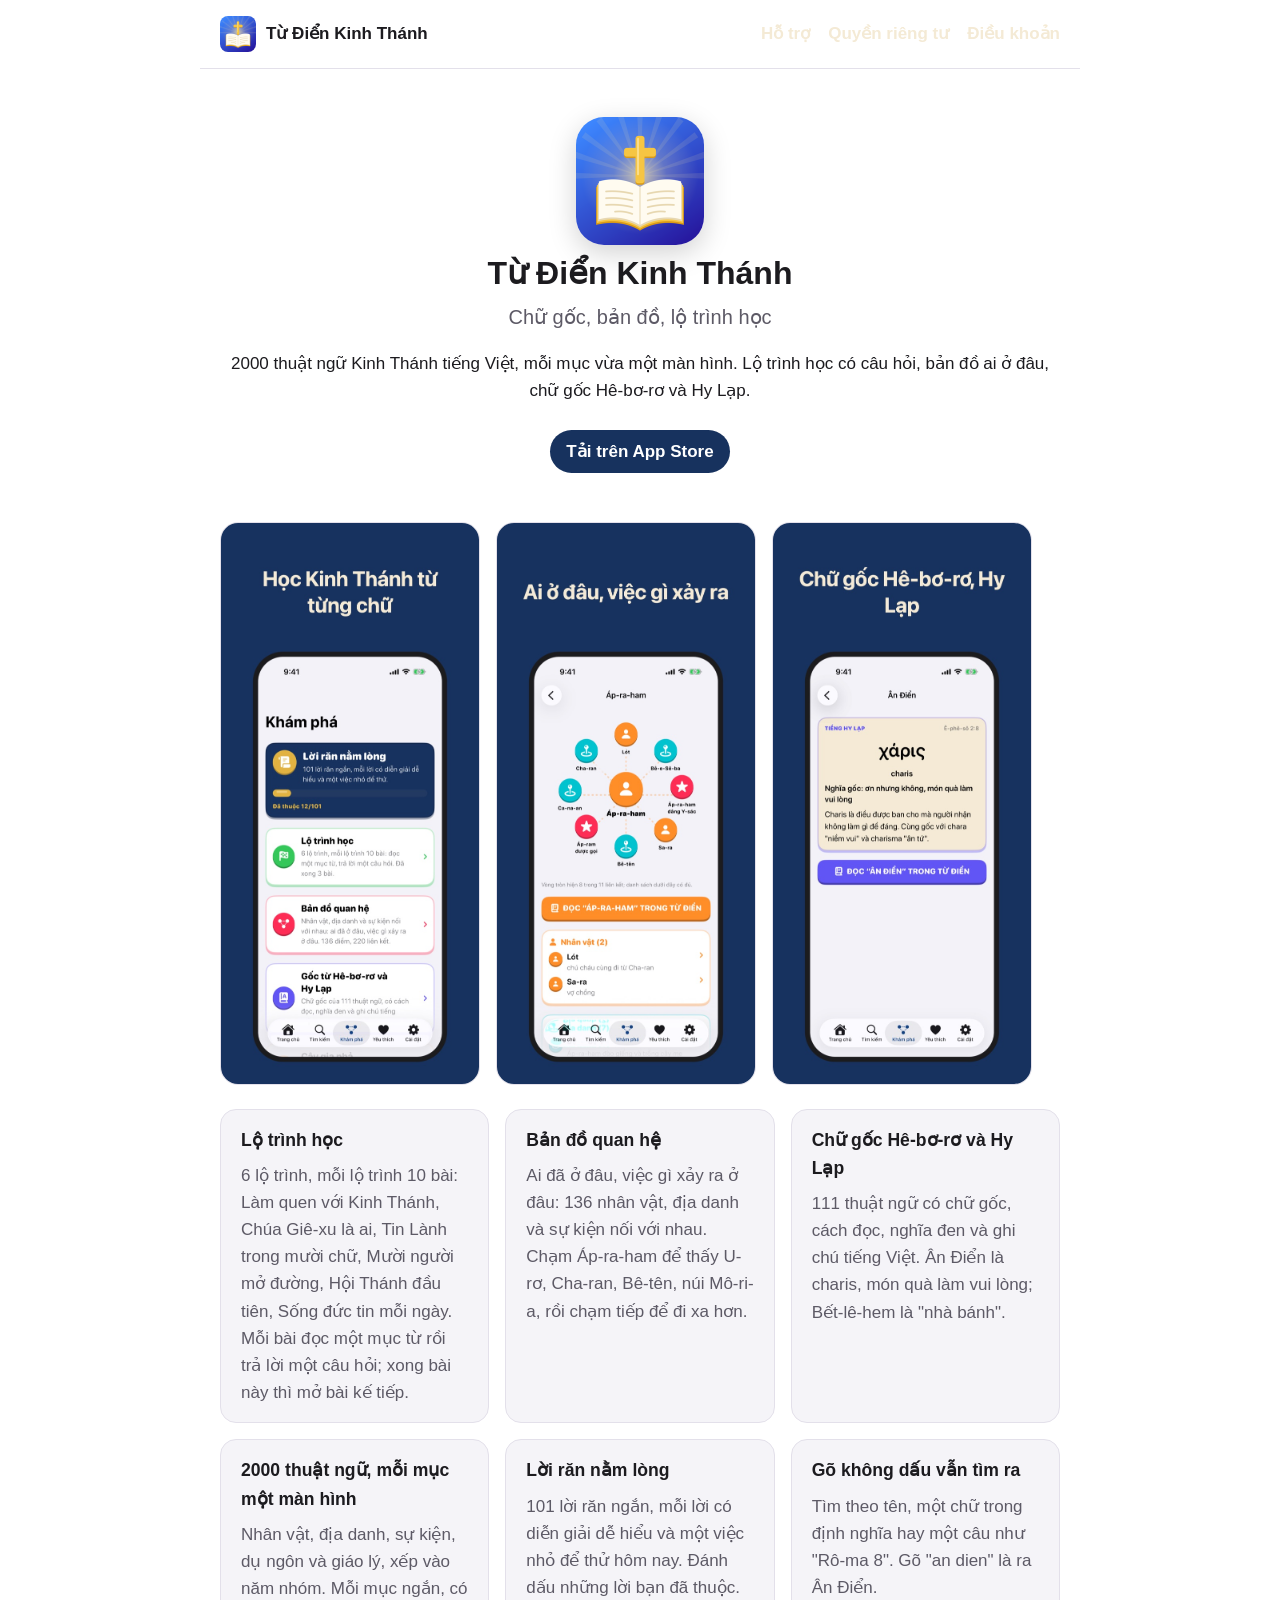
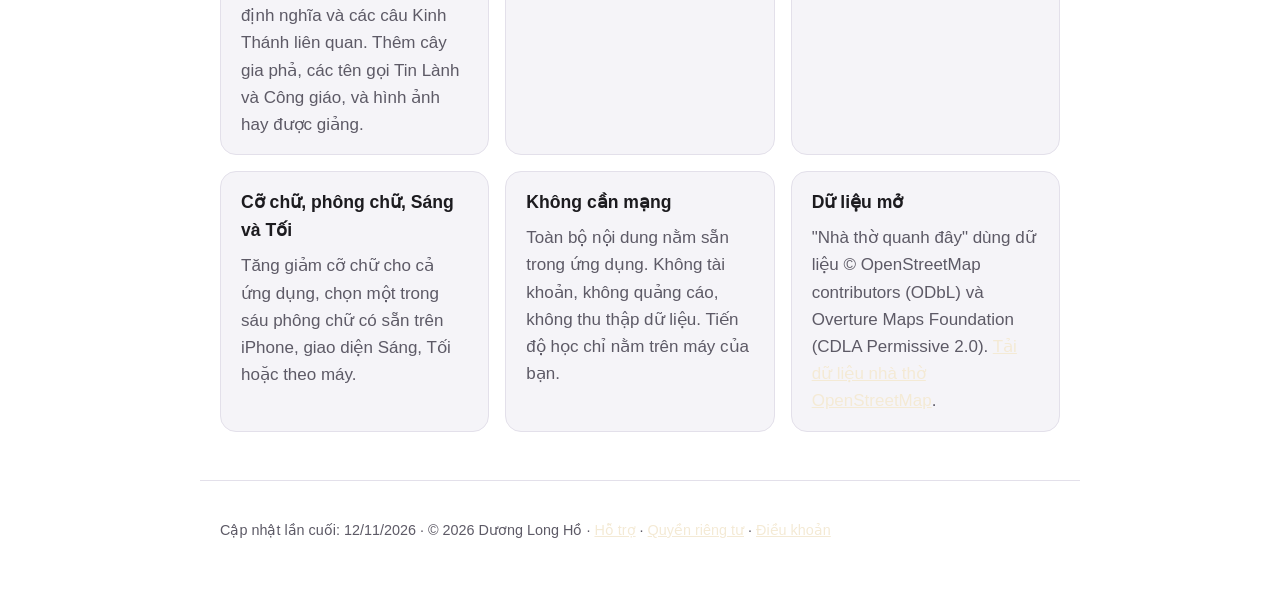
<file: index.html>
<!doctype html>
<html lang="vi">
<!-- Sinh từ 05_PUBLISHING/07_store_package/templates/website/index.html.tpl. Sửa PUBLISHING/_source/ rồi chạy render_package.py.
     Không JavaScript, không tài nguyên tải từ domain ngoài, không công cụ theo dõi. -->
<head>
<meta charset="utf-8">
<meta name="viewport" content="width=device-width, initial-scale=1">
<meta name="color-scheme" content="light dark">
<title>Từ Điển Kinh Thánh</title>
<meta name="description" content="Tra cứu thuật ngữ Kinh Thánh bằng tiếng Việt, không cần mạng.">
<link rel="stylesheet" href="style.css">
<link rel="icon" href="assets/icon.png">
</head>
<body>
<header class="site">
  <a class="brand" href="./"><img src="assets/icon.png" alt="" width="36" height="36">Từ Điển Kinh Thánh</a>
  <nav>
    <a href="support.html">Hỗ trợ</a>
    <a href="privacy.html">Quyền riêng tư</a>
    <a href="terms.html">Điều khoản</a>
  </nav>
</header>
<main>
  <section class="hero">
    <img class="app-icon" src="assets/icon.png" alt="Biểu tượng Từ Điển Kinh Thánh" width="128" height="128">
    <h1>Từ Điển Kinh Thánh</h1>
    <p class="lead">Chữ gốc, bản đồ, lộ trình học</p>
    <p>2000 thuật ngữ Kinh Thánh tiếng Việt, mỗi mục vừa một màn hình. Lộ trình học có câu hỏi, bản đồ ai ở đâu, chữ gốc Hê-bơ-rơ và Hy Lạp.</p>
    <p><a class="store-note" href="https://apps.apple.com/us/app/t%E1%BB%AB-%C4%91i%E1%BB%83n-kinh-th%C3%A1nh/id6826033072" target="_blank" rel="noopener">Tải trên App Store</a></p>
  </section>

  <section class="shots" aria-label="Ảnh màn hình">
    <img src="assets/shot-01.jpg" alt="Ảnh màn hình ứng dụng 1" width="645" height="1402" loading="lazy">
    <img src="assets/shot-02.jpg" alt="Ảnh màn hình ứng dụng 2" width="645" height="1402" loading="lazy">
    <img src="assets/shot-03.jpg" alt="Ảnh màn hình ứng dụng 3" width="645" height="1402" loading="lazy">
  </section>

  <section class="features" aria-label="Tính năng">
    <div class="card">
      <h2>Lộ trình học</h2>
      <p>6 lộ trình, mỗi lộ trình 10 bài: Làm quen với Kinh Thánh, Chúa Giê-xu là ai, Tin Lành trong mười chữ, Mười người mở đường, Hội Thánh đầu tiên, Sống đức tin mỗi ngày. Mỗi bài đọc một mục từ rồi trả lời một câu hỏi; xong bài này thì mở bài kế tiếp.</p>
    </div>
    <div class="card">
      <h2>Bản đồ quan hệ</h2>
      <p>Ai đã ở đâu, việc gì xảy ra ở đâu: 136 nhân vật, địa danh và sự kiện nối với nhau. Chạm Áp-ra-ham để thấy U-rơ, Cha-ran, Bê-tên, núi Mô-ri-a, rồi chạm tiếp để đi xa hơn.</p>
    </div>
    <div class="card">
      <h2>Chữ gốc Hê-bơ-rơ và Hy Lạp</h2>
      <p>111 thuật ngữ có chữ gốc, cách đọc, nghĩa đen và ghi chú tiếng Việt. Ân Điển là charis, món quà làm vui lòng; Bết-lê-hem là "nhà bánh".</p>
    </div>
    <div class="card">
      <h2>2000 thuật ngữ, mỗi mục một màn hình</h2>
      <p>Nhân vật, địa danh, sự kiện, dụ ngôn và giáo lý, xếp vào năm nhóm. Mỗi mục ngắn, có định nghĩa và các câu Kinh Thánh liên quan. Thêm cây gia phả, các tên gọi Tin Lành và Công giáo, và hình ảnh hay được giảng.</p>
    </div>
    <div class="card">
      <h2>Lời răn nằm lòng</h2>
      <p>101 lời răn ngắn, mỗi lời có diễn giải dễ hiểu và một việc nhỏ để thử hôm nay. Đánh dấu những lời bạn đã thuộc.</p>
    </div>
    <div class="card">
      <h2>Gõ không dấu vẫn tìm ra</h2>
      <p>Tìm theo tên, một chữ trong định nghĩa hay một câu như "Rô-ma 8". Gõ "an dien" là ra Ân Điển.</p>
    </div>
    <div class="card">
      <h2>Cỡ chữ, phông chữ, Sáng và Tối</h2>
      <p>Tăng giảm cỡ chữ cho cả ứng dụng, chọn một trong sáu phông chữ có sẵn trên iPhone, giao diện Sáng, Tối hoặc theo máy.</p>
    </div>
    <div class="card">
      <h2>Không cần mạng</h2>
      <p>Toàn bộ nội dung nằm sẵn trong ứng dụng. Không tài khoản, không quảng cáo, không thu thập dữ liệu. Tiến độ học chỉ nằm trên máy của bạn.</p>
    </div>
    <div class="card">
      <h2>Dữ liệu mở</h2>
      <p>"Nhà thờ quanh đây" dùng dữ liệu © OpenStreetMap contributors (ODbL) và Overture Maps Foundation (CDLA Permissive 2.0). <a href="du-lieu-nha-tho.html">Tải dữ liệu nhà thờ OpenStreetMap</a>.</p>
    </div>
  </section>
</main>
<footer>
  <p>Cập nhật lần cuối: 12/11/2026 · © 2026 Dương Long Hồ ·
    <a href="support.html">Hỗ trợ</a> · <a href="privacy.html">Quyền riêng tư</a> · <a href="terms.html">Điều khoản</a></p>
</footer>
</body>
</html>
</file>
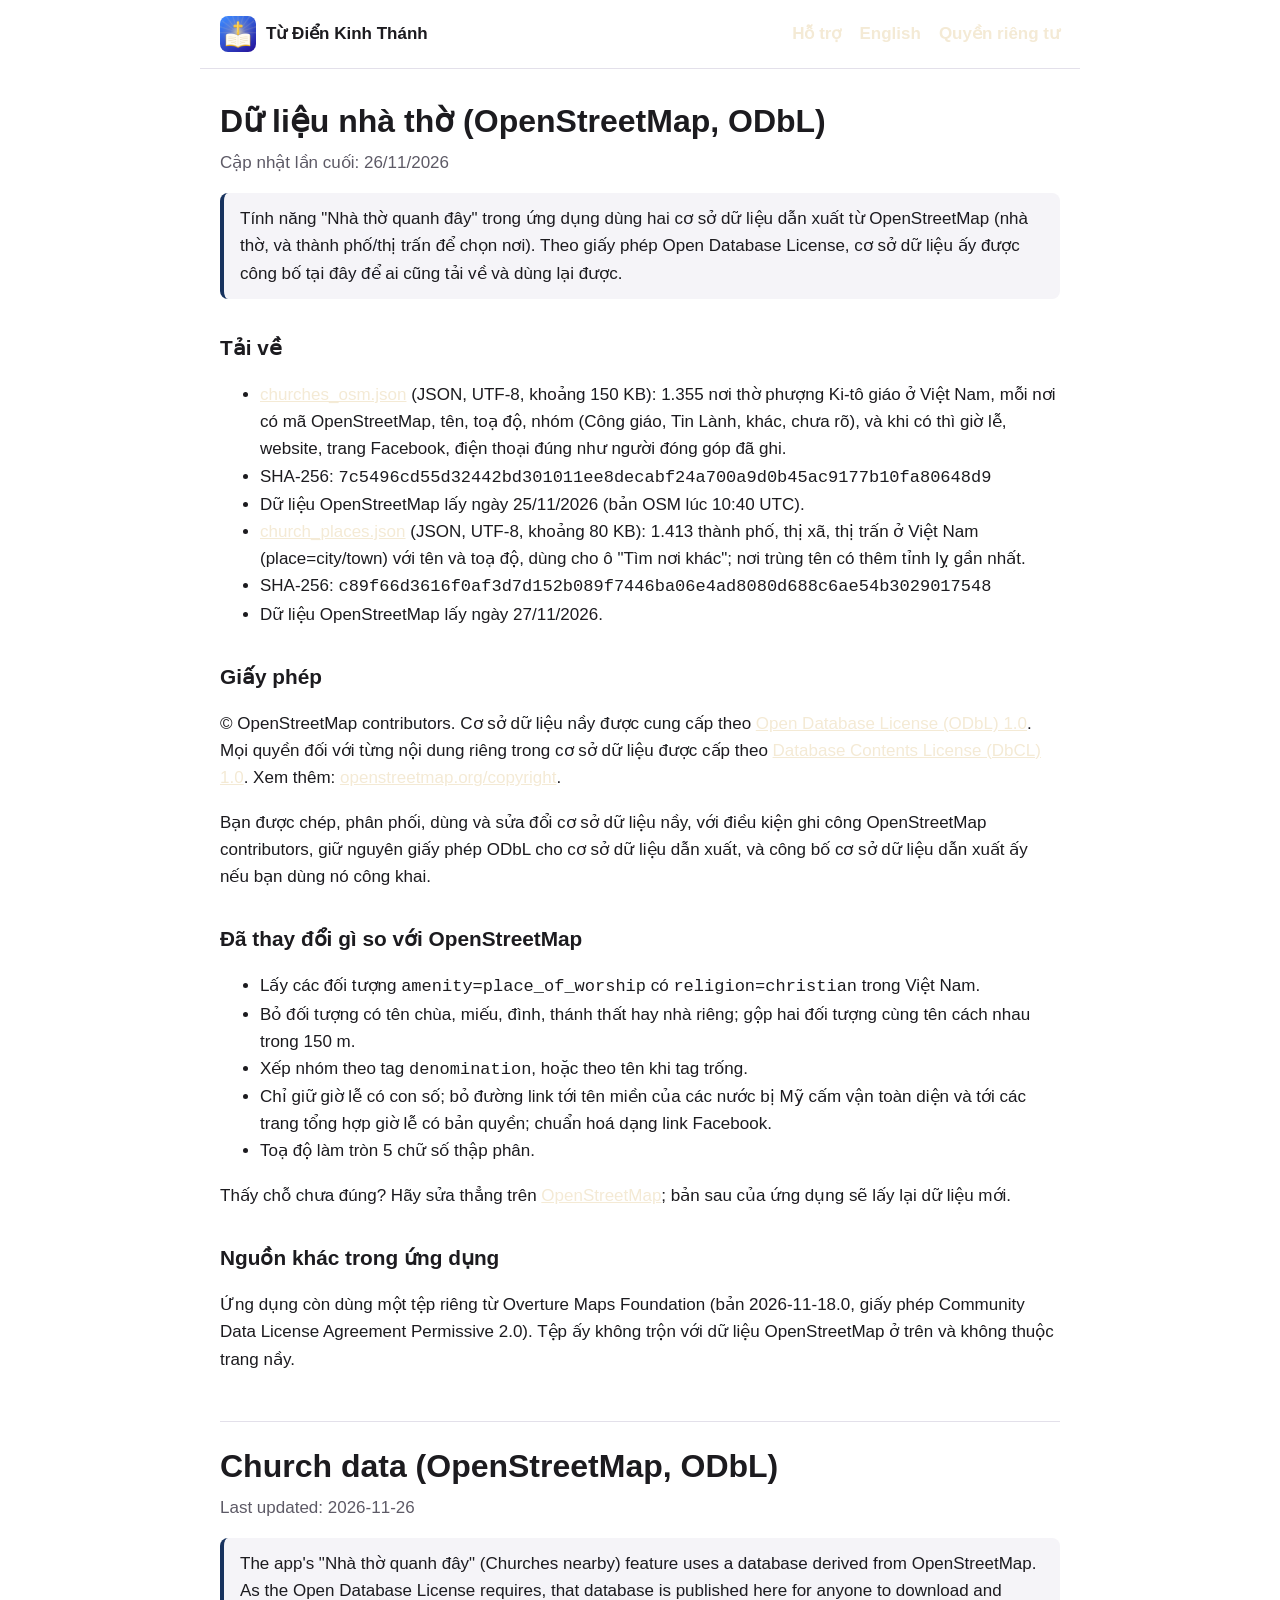
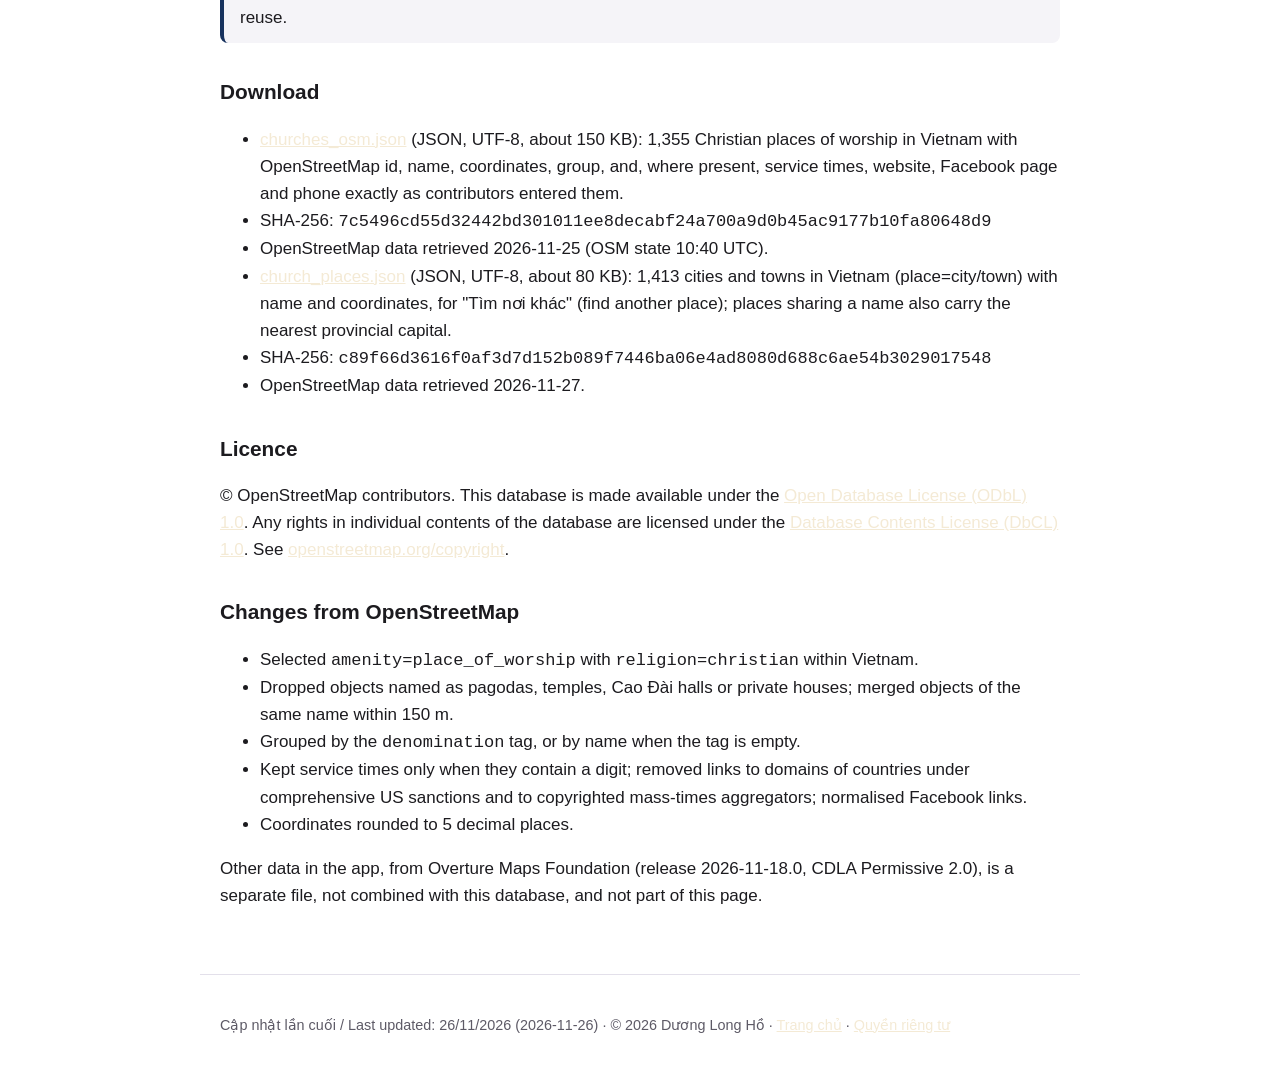
<file: du-lieu-nha-tho.html>
<!doctype html>
<html lang="vi">
<!-- Trang viết tay cho nghĩa vụ ODbL của "Nhà thờ quanh đây" (1.1 (22)); render_package.py không sinh và không ghi đè
     trang nầy. File dữ liệu: du-lieu/churches_osm.json và du-lieu/church_places.json, chép nguyên từ TuDienKinhThanh/Resources/churches_osm.json
     (dựng bằng Scripts/build_churches.py). Khi file trong app đổi, chép lại và sửa ngày, số lượng, SHA-256 bên dưới. -->
<head>
<meta charset="utf-8">
<meta name="viewport" content="width=device-width, initial-scale=1">
<meta name="color-scheme" content="light dark">
<title>Dữ liệu nhà thờ · Church data — Từ Điển Kinh Thánh</title>
<link rel="stylesheet" href="style.css">
<link rel="icon" href="assets/icon.png">
</head>
<body>
<header class="site">
  <a class="brand" href="./"><img src="assets/icon.png" alt="" width="36" height="36">Từ Điển Kinh Thánh</a>
  <nav>
    <a href="support.html">Hỗ trợ</a>
    <a href="#en">English</a>
    <a href="privacy.html">Quyền riêng tư</a>
  </nav>
</header>
<main>
  <section lang="vi">
    <h1>Dữ liệu nhà thờ (OpenStreetMap, ODbL)</h1>
    <p class="updated">Cập nhật lần cuối: 26/11/2026</p>

    <p class="summary">Tính năng "Nhà thờ quanh đây" trong ứng dụng dùng hai cơ sở dữ liệu dẫn xuất từ OpenStreetMap (nhà thờ, và thành phố/thị trấn để chọn nơi). Theo
    giấy phép Open Database License, cơ sở dữ liệu ấy được công bố tại đây để ai cũng tải về và dùng lại được.</p>

    <h2>Tải về</h2>
    <ul>
      <li><a href="du-lieu/churches_osm.json" download>churches_osm.json</a> (JSON, UTF-8, khoảng 150 KB): 1.355 nơi thờ
        phượng Ki-tô giáo ở Việt Nam, mỗi nơi có mã OpenStreetMap, tên, toạ độ, nhóm (Công giáo, Tin Lành, khác, chưa rõ),
        và khi có thì giờ lễ, website, trang Facebook, điện thoại đúng như người đóng góp đã ghi.</li>
      <li>SHA-256: <code>7c5496cd55d32442bd301011ee8decabf24a700a9d0b45ac9177b10fa80648d9</code></li>
      <li>Dữ liệu OpenStreetMap lấy ngày 25/11/2026 (bản OSM lúc 10:40 UTC).</li>
      <li><a href="du-lieu/church_places.json" download>church_places.json</a> (JSON, UTF-8, khoảng 80 KB): 1.413 thành
        phố, thị xã, thị trấn ở Việt Nam (place=city/town) với tên và toạ độ, dùng cho ô "Tìm nơi khác"; nơi trùng tên có
        thêm tỉnh lỵ gần nhất.</li>
      <li>SHA-256: <code>c89f66d3616f0af3d7d152b089f7446ba06e4ad8080d688c6ae54b3029017548</code></li>
      <li>Dữ liệu OpenStreetMap lấy ngày 27/11/2026.</li>
    </ul>

    <h2>Giấy phép</h2>
    <p>© OpenStreetMap contributors. Cơ sở dữ liệu nầy được cung cấp theo
      <a href="https://opendatacommons.org/licenses/odbl/1-0/">Open Database License (ODbL) 1.0</a>. Mọi quyền đối với
      từng nội dung riêng trong cơ sở dữ liệu được cấp theo
      <a href="https://opendatacommons.org/licenses/dbcl/1-0/">Database Contents License (DbCL) 1.0</a>.
      Xem thêm: <a href="https://www.openstreetmap.org/copyright">openstreetmap.org/copyright</a>.</p>
    <p>Bạn được chép, phân phối, dùng và sửa đổi cơ sở dữ liệu nầy, với điều kiện ghi công OpenStreetMap contributors,
      giữ nguyên giấy phép ODbL cho cơ sở dữ liệu dẫn xuất, và công bố cơ sở dữ liệu dẫn xuất ấy nếu bạn dùng nó công khai.</p>

    <h2>Đã thay đổi gì so với OpenStreetMap</h2>
    <ul>
      <li>Lấy các đối tượng <code>amenity=place_of_worship</code> có <code>religion=christian</code> trong Việt Nam.</li>
      <li>Bỏ đối tượng có tên chùa, miếu, đình, thánh thất hay nhà riêng; gộp hai đối tượng cùng tên cách nhau trong 150 m.</li>
      <li>Xếp nhóm theo tag <code>denomination</code>, hoặc theo tên khi tag trống.</li>
      <li>Chỉ giữ giờ lễ có con số; bỏ đường link tới tên miền của các nước bị Mỹ cấm vận toàn diện và tới các trang tổng
        hợp giờ lễ có bản quyền; chuẩn hoá dạng link Facebook.</li>
      <li>Toạ độ làm tròn 5 chữ số thập phân.</li>
    </ul>
    <p>Thấy chỗ chưa đúng? Hãy sửa thẳng trên <a href="https://www.openstreetmap.org/">OpenStreetMap</a>; bản sau của ứng
      dụng sẽ lấy lại dữ liệu mới.</p>

    <h2>Nguồn khác trong ứng dụng</h2>
    <p>Ứng dụng còn dùng một tệp riêng từ Overture Maps Foundation (bản 2026-11-18.0, giấy phép Community Data License
      Agreement Permissive 2.0). Tệp ấy không trộn với dữ liệu OpenStreetMap ở trên và không thuộc trang nầy.</p>
  </section>

  <section lang="en" id="en">
    <h1>Church data (OpenStreetMap, ODbL)</h1>
    <p class="updated">Last updated: 2026-11-26</p>

    <p class="summary">The app's "Nhà thờ quanh đây" (Churches nearby) feature uses a database derived from
    OpenStreetMap. As the Open Database License requires, that database is published here for anyone to download and reuse.</p>

    <h2>Download</h2>
    <ul>
      <li><a href="du-lieu/churches_osm.json" download>churches_osm.json</a> (JSON, UTF-8, about 150 KB): 1,355 Christian
        places of worship in Vietnam with OpenStreetMap id, name, coordinates, group, and, where present, service
        times, website, Facebook page and phone exactly as contributors entered them.</li>
      <li>SHA-256: <code>7c5496cd55d32442bd301011ee8decabf24a700a9d0b45ac9177b10fa80648d9</code></li>
      <li>OpenStreetMap data retrieved 2026-11-25 (OSM state 10:40 UTC).</li>
      <li><a href="du-lieu/church_places.json" download>church_places.json</a> (JSON, UTF-8, about 80 KB): 1,413 cities
        and towns in Vietnam (place=city/town) with name and coordinates, for "Tìm nơi khác" (find another place); places
        sharing a name also carry the nearest provincial capital.</li>
      <li>SHA-256: <code>c89f66d3616f0af3d7d152b089f7446ba06e4ad8080d688c6ae54b3029017548</code></li>
      <li>OpenStreetMap data retrieved 2026-11-27.</li>
    </ul>

    <h2>Licence</h2>
    <p>© OpenStreetMap contributors. This database is made available under the
      <a href="https://opendatacommons.org/licenses/odbl/1-0/">Open Database License (ODbL) 1.0</a>. Any rights in
      individual contents of the database are licensed under the
      <a href="https://opendatacommons.org/licenses/dbcl/1-0/">Database Contents License (DbCL) 1.0</a>.
      See <a href="https://www.openstreetmap.org/copyright">openstreetmap.org/copyright</a>.</p>

    <h2>Changes from OpenStreetMap</h2>
    <ul>
      <li>Selected <code>amenity=place_of_worship</code> with <code>religion=christian</code> within Vietnam.</li>
      <li>Dropped objects named as pagodas, temples, Cao Đài halls or private houses; merged objects of the same name within 150 m.</li>
      <li>Grouped by the <code>denomination</code> tag, or by name when the tag is empty.</li>
      <li>Kept service times only when they contain a digit; removed links to domains of countries under comprehensive
        US sanctions and to copyrighted mass-times aggregators; normalised Facebook links.</li>
      <li>Coordinates rounded to 5 decimal places.</li>
    </ul>
    <p>Other data in the app, from Overture Maps Foundation (release 2026-11-18.0, CDLA Permissive 2.0), is a separate
      file, not combined with this database, and not part of this page.</p>
  </section>
</main>
<footer>
  <p>Cập nhật lần cuối / Last updated: 26/11/2026 (2026-11-26) · © 2026 Dương Long Hồ ·
    <a href="./">Trang chủ</a> · <a href="privacy.html">Quyền riêng tư</a></p>
</footer>
</body>
</html>
</file>
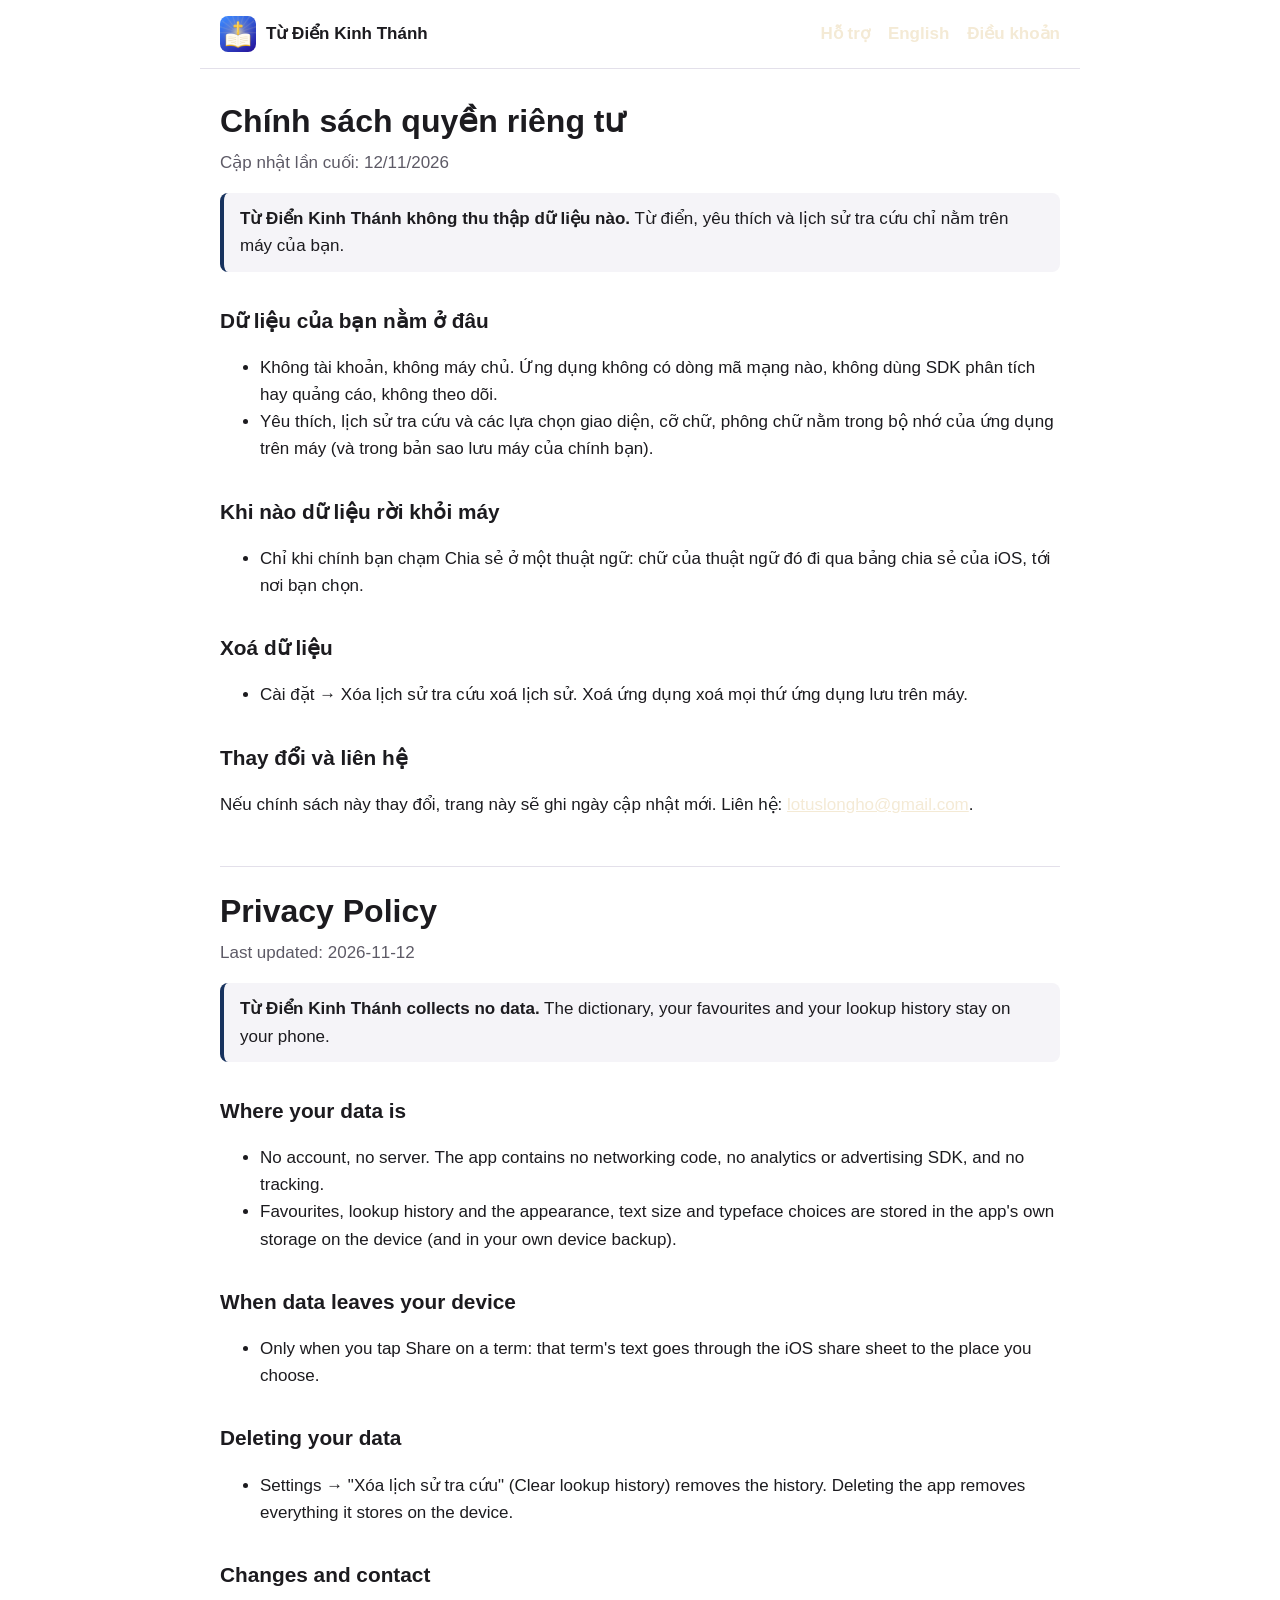
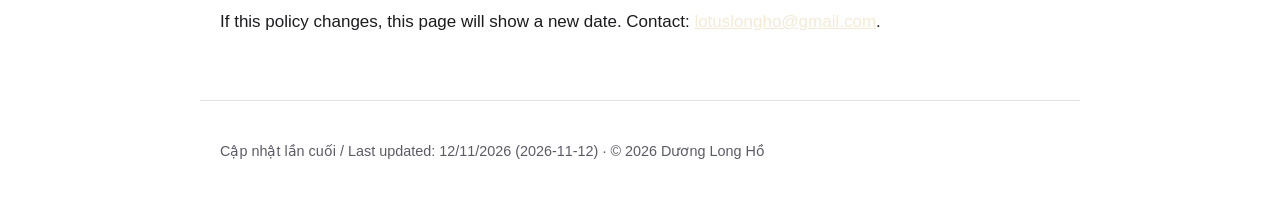
<file: privacy.html>
<!doctype html>
<html lang="vi">
<!-- Sinh từ 05_PUBLISHING/07_store_package/templates/website/privacy.html.tpl. Sửa PUBLISHING/_source/ rồi chạy render_package.py.
     Trang này là Privacy Policy URL nộp cho Apple. Không JavaScript, không tài nguyên ngoài, không theo dõi —
     một công cụ theo dõi trên chính trang quyền riêng tư của một app "không theo dõi" là tự mâu thuẫn. -->
<head>
<meta charset="utf-8">
<meta name="viewport" content="width=device-width, initial-scale=1">
<meta name="color-scheme" content="light dark">
<title>Quyền riêng tư · Privacy Policy — Từ Điển Kinh Thánh</title>
<link rel="stylesheet" href="style.css">
<link rel="icon" href="assets/icon.png">
</head>
<body>
<header class="site">
  <a class="brand" href="./"><img src="assets/icon.png" alt="" width="36" height="36">Từ Điển Kinh Thánh</a>
  <nav>
    <a href="support.html">Hỗ trợ</a>
    <a href="#en">English</a>
    <a href="terms.html">Điều khoản</a>
  </nav>
</header>
<main>
  <section lang="vi">
    <h1>Chính sách quyền riêng tư</h1>
    <p class="updated">Cập nhật lần cuối: 12/11/2026</p>

    <p class="summary"><strong>Từ Điển Kinh Thánh không thu thập dữ liệu nào.</strong> Từ điển, yêu thích và lịch sử tra cứu chỉ nằm trên máy của bạn.</p>

    <h2>Dữ liệu của bạn nằm ở đâu</h2>
    <ul>
      <li>Không tài khoản, không máy chủ. Ứng dụng không có dòng mã mạng nào, không dùng SDK phân tích hay quảng cáo, không theo dõi.</li>
      <li>Yêu thích, lịch sử tra cứu và các lựa chọn giao diện, cỡ chữ, phông chữ nằm trong bộ nhớ của ứng dụng trên máy (và trong bản sao lưu máy của chính bạn).</li>
    </ul>

    <h2>Khi nào dữ liệu rời khỏi máy</h2>
    <ul>
      <li>Chỉ khi chính bạn chạm Chia sẻ ở một thuật ngữ: chữ của thuật ngữ đó đi qua bảng chia sẻ của iOS, tới nơi bạn chọn.</li>
    </ul>

    <h2>Xoá dữ liệu</h2>
    <ul>
      <li>Cài đặt → Xóa lịch sử tra cứu xoá lịch sử. Xoá ứng dụng xoá mọi thứ ứng dụng lưu trên máy.</li>
    </ul>

    <h2>Thay đổi và liên hệ</h2>
    <p>Nếu chính sách này thay đổi, trang này sẽ ghi ngày cập nhật mới. Liên hệ: <a href="mailto:lotuslongho@gmail.com">lotuslongho@gmail.com</a>.</p>
  </section>

  <section lang="en" id="en">
    <h1>Privacy Policy</h1>
    <p class="updated">Last updated: 2026-11-12</p>

    <p class="summary"><strong>Từ Điển Kinh Thánh collects no data.</strong> The dictionary, your favourites and your lookup history stay on your phone.</p>

    <h2>Where your data is</h2>
    <ul>
      <li>No account, no server. The app contains no networking code, no analytics or advertising SDK, and no tracking.</li>
      <li>Favourites, lookup history and the appearance, text size and typeface choices are stored in the app's own storage on the device (and in your own device backup).</li>
    </ul>

    <h2>When data leaves your device</h2>
    <ul>
      <li>Only when you tap Share on a term: that term's text goes through the iOS share sheet to the place you choose.</li>
    </ul>

    <h2>Deleting your data</h2>
    <ul>
      <li>Settings → "Xóa lịch sử tra cứu" (Clear lookup history) removes the history. Deleting the app removes everything it stores on the device.</li>
    </ul>

    <h2>Changes and contact</h2>
    <p>If this policy changes, this page will show a new date. Contact: <a href="mailto:lotuslongho@gmail.com">lotuslongho@gmail.com</a>.</p>
  </section>
</main>
<footer>
  <p>Cập nhật lần cuối / Last updated: 12/11/2026 (2026-11-12) · © 2026 Dương Long Hồ</p>
</footer>
</body>
</html>
</file>
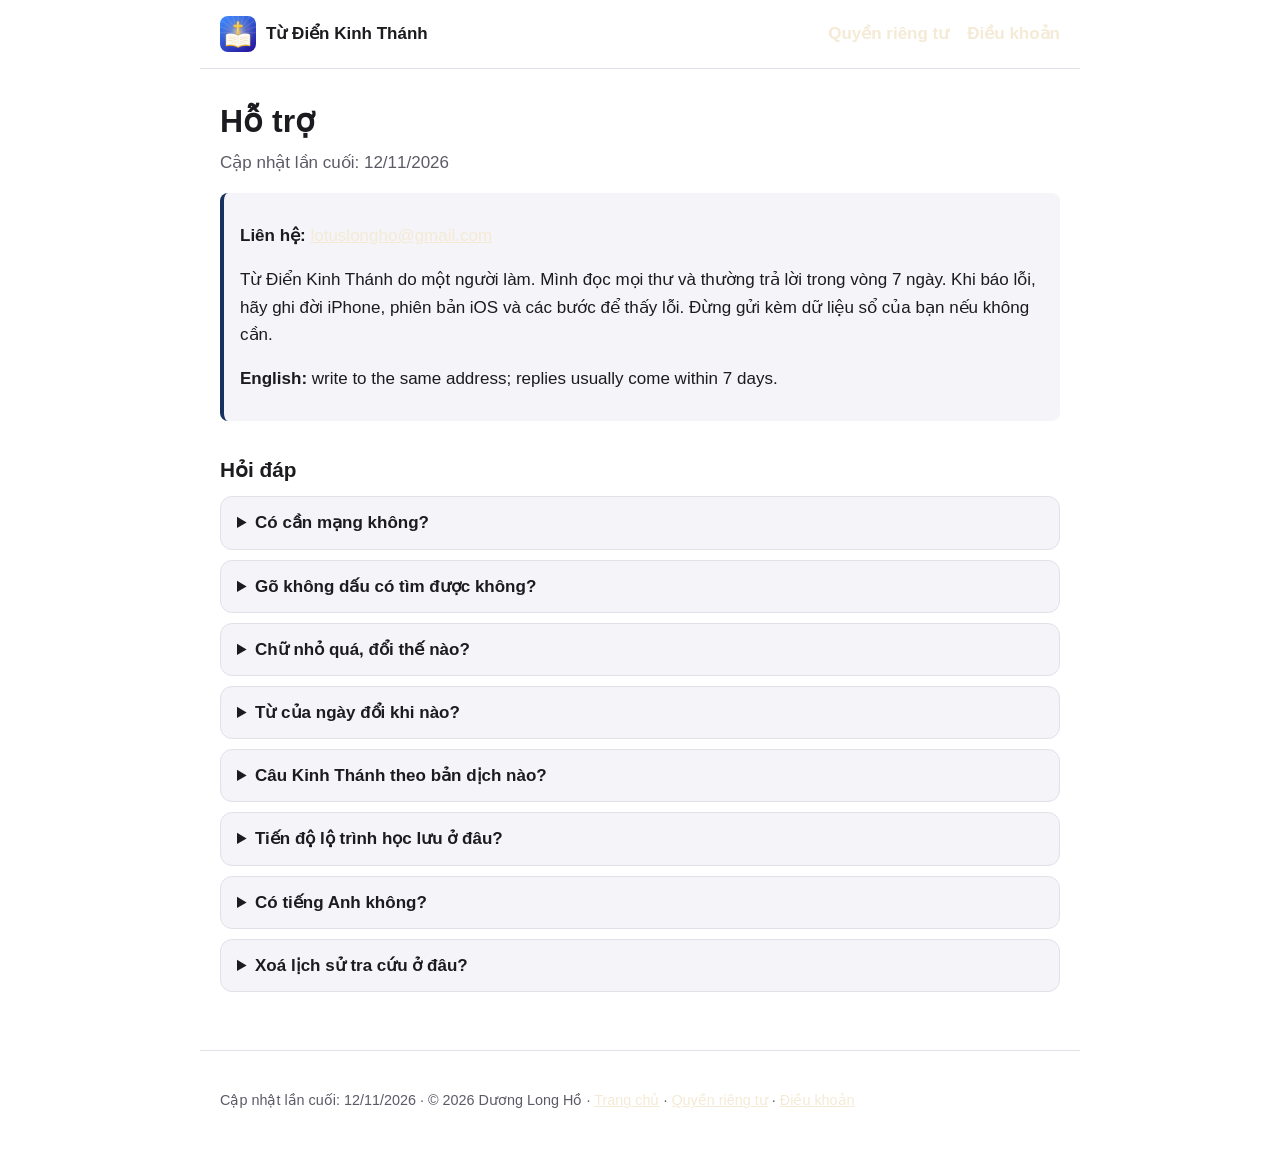
<file: support.html>
<!doctype html>
<html lang="vi">
<!-- Sinh từ 05_PUBLISHING/07_store_package/templates/website/support.html.tpl. Sửa PUBLISHING/_source/ rồi chạy render_package.py.
     Trang này là Support URL nộp cho Apple: Apple yêu cầu nó dẫn tới thông tin liên hệ thật. -->
<head>
<meta charset="utf-8">
<meta name="viewport" content="width=device-width, initial-scale=1">
<meta name="color-scheme" content="light dark">
<title>Hỗ trợ — Từ Điển Kinh Thánh</title>
<link rel="stylesheet" href="style.css">
<link rel="icon" href="assets/icon.png">
</head>
<body>
<header class="site">
  <a class="brand" href="./"><img src="assets/icon.png" alt="" width="36" height="36">Từ Điển Kinh Thánh</a>
  <nav>
    <a href="privacy.html">Quyền riêng tư</a>
    <a href="terms.html">Điều khoản</a>
  </nav>
</header>
<main>
  <h1>Hỗ trợ</h1>
  <p class="updated">Cập nhật lần cuối: 12/11/2026</p>

  <div class="summary">
    <p><strong>Liên hệ:</strong> <a href="mailto:lotuslongho@gmail.com">lotuslongho@gmail.com</a></p>
    <p>Từ Điển Kinh Thánh do một người làm. Mình đọc mọi thư và thường trả lời trong vòng 7 ngày.
      Khi báo lỗi, hãy ghi đời iPhone, phiên bản iOS và các bước để thấy lỗi. Đừng gửi kèm dữ liệu sổ của bạn
      nếu không cần.</p>
    <p lang="en"><strong>English:</strong> write to the same address; replies usually come within 7 days.</p>
  </div>

  <h2>Hỏi đáp</h2>
  <details>
    <summary>Có cần mạng không?</summary>
    <p>Không. Cả 2000 thuật ngữ, lộ trình học, bản đồ và chữ gốc nằm sẵn trong ứng dụng, dùng được cả ở chế độ máy bay.</p>
  </details>
  <details>
    <summary>Gõ không dấu có tìm được không?</summary>
    <p>Được. Gõ "an dien" hay "su cong binh" là ra Ân Điển, Sự Công Bình; mục đúng tên đứng đầu. Tìm theo câu Kinh Thánh thì gõ như "Rô-ma 8".</p>
  </details>
  <details>
    <summary>Chữ nhỏ quá, đổi thế nào?</summary>
    <p>Cài đặt → Chung → Cỡ chữ: chạm chữ A lớn. Muốn quay về cỡ chữ của máy, chạm "Dùng cỡ chữ của máy". Phông chữ chọn ở dòng ngay dưới.</p>
  </details>
  <details>
    <summary>Từ của ngày đổi khi nào?</summary>
    <p>Mỗi ngày một từ, theo ngày trên máy của bạn. Cả 2000 từ đều được giới thiệu trước khi một từ quay lại.</p>
  </details>
  <details>
    <summary>Câu Kinh Thánh theo bản dịch nào?</summary>
    <p>Định nghĩa viết riêng cho ứng dụng, soạn với sự hỗ trợ của AI; câu Kinh Thánh dẫn theo chương và câu, trích ngắn theo bản Truyền Thống 1926. Thấy chỗ nào chưa đúng, xin gửi thư qua trang Hỗ trợ.</p>
  </details>
  <details>
    <summary>Tiến độ lộ trình học lưu ở đâu?</summary>
    <p>Trên máy của bạn. Xoá ứng dụng thì tiến độ mất theo; không có tài khoản hay đồng bộ.</p>
  </details>
  <details>
    <summary>Có tiếng Anh không?</summary>
    <p>Chưa. Giao diện và nội dung hiện chỉ có tiếng Việt.</p>
  </details>
  <details>
    <summary>Xoá lịch sử tra cứu ở đâu?</summary>
    <p>Cài đặt → Xóa lịch sử tra cứu. Yêu thích không bị xoá.</p>
  </details>
</main>
<footer>
  <p>Cập nhật lần cuối: 12/11/2026 · © 2026 Dương Long Hồ ·
    <a href="./">Trang chủ</a> · <a href="privacy.html">Quyền riêng tư</a> · <a href="terms.html">Điều khoản</a></p>
</footer>
</body>
</html>
</file>
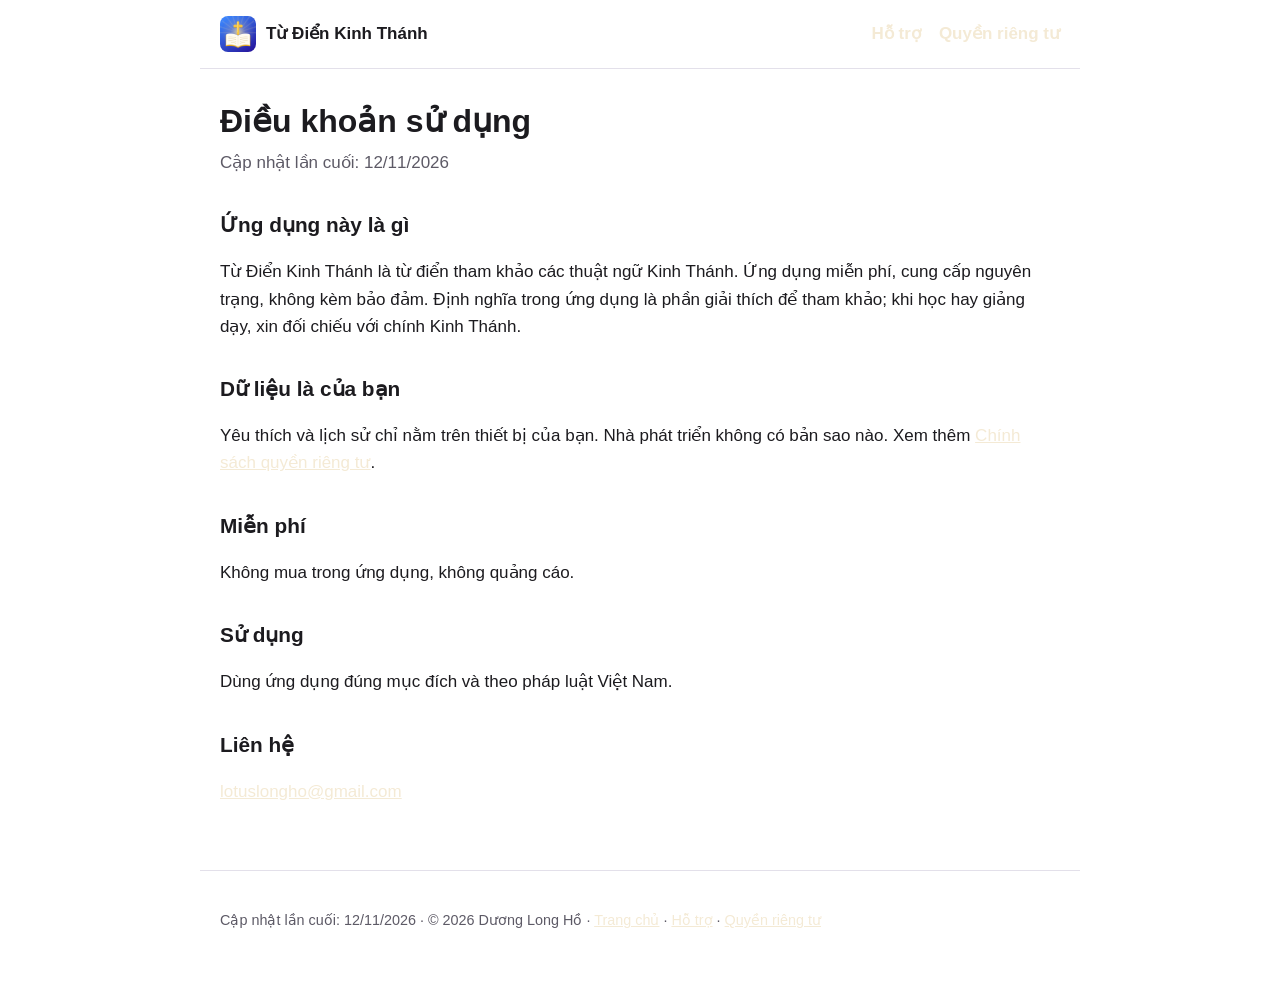
<file: terms.html>
<!doctype html>
<html lang="vi">
<!-- Sinh từ 05_PUBLISHING/07_store_package/templates/website/terms.html.tpl. Sửa PUBLISHING/_source/ rồi chạy render_package.py. -->
<head>
<meta charset="utf-8">
<meta name="viewport" content="width=device-width, initial-scale=1">
<meta name="color-scheme" content="light dark">
<title>Điều khoản sử dụng — Từ Điển Kinh Thánh</title>
<link rel="stylesheet" href="style.css">
<link rel="icon" href="assets/icon.png">
</head>
<body>
<header class="site">
  <a class="brand" href="./"><img src="assets/icon.png" alt="" width="36" height="36">Từ Điển Kinh Thánh</a>
  <nav>
    <a href="support.html">Hỗ trợ</a>
    <a href="privacy.html">Quyền riêng tư</a>
  </nav>
</header>
<main>
  <h1>Điều khoản sử dụng</h1>
  <p class="updated">Cập nhật lần cuối: 12/11/2026</p>

  <h2>Ứng dụng này là gì</h2>
  <p>Từ Điển Kinh Thánh là từ điển tham khảo các thuật ngữ Kinh Thánh. Ứng dụng miễn phí, cung cấp nguyên trạng, không kèm bảo đảm. Định nghĩa trong ứng dụng là phần giải thích để tham khảo; khi học hay giảng dạy, xin đối chiếu với chính Kinh Thánh.</p>

  <h2>Dữ liệu là của bạn</h2>
  <p>Yêu thích và lịch sử chỉ nằm trên thiết bị của bạn. Nhà phát triển không có bản sao nào. Xem thêm <a href="privacy.html">Chính sách quyền riêng tư</a>.</p>

  <h2>Miễn phí</h2>
  <p>Không mua trong ứng dụng, không quảng cáo.</p>

  <h2>Sử dụng</h2>
  <p>Dùng ứng dụng đúng mục đích và theo pháp luật Việt Nam.</p>

  <h2>Liên hệ</h2>
  <p><a href="mailto:lotuslongho@gmail.com">lotuslongho@gmail.com</a></p>
</main>
<footer>
  <p>Cập nhật lần cuối: 12/11/2026 · © 2026 Dương Long Hồ ·
    <a href="./">Trang chủ</a> · <a href="support.html">Hỗ trợ</a> · <a href="privacy.html">Quyền riêng tư</a></p>
</footer>
</body>
</html>
</file>
<file: style.css>
/* Sinh từ 05_PUBLISHING/07_store_package/templates/website/style.css.tpl — sửa template, không sửa bản sinh.
   Không font tải ngoài, không tài nguyên ngoài. Màu thương hiệu lấy từ bảng màu của app trong 06_REGISTRY. */

:root {
  --brand: #17325E;
  --brand-deep: #F4EAD5;
  --brand-soft: #E2B341;
  --bg: #ffffff;
  --surface: #f5f4f8;
  --text: #1c1b1f;
  --muted: #5d5a66;
  --line: #e3e0ea;
  --link: var(--brand-deep);
}

@media (prefers-color-scheme: dark) {
  :root {
    --bg: #121114;
    --surface: #1e1c22;
    --text: #f2f0f5;
    --muted: #b3aebd;
    --line: #34313a;
    --link: var(--brand-soft);
  }
}

* { box-sizing: border-box; }

html { -webkit-text-size-adjust: 100%; }

body {
  margin: 0;
  background: var(--bg);
  color: var(--text);
  font: 17px/1.6 -apple-system, BlinkMacSystemFont, "Segoe UI", Roboto, "Helvetica Neue", Arial, sans-serif;
}

a { color: var(--link); }

header.site, main, footer {
  max-width: 880px;
  margin: 0 auto;
  padding-inline: 20px;
}

header.site {
  display: flex;
  flex-wrap: wrap;
  gap: 12px 24px;
  align-items: center;
  justify-content: space-between;
  padding-block: 16px;
  border-bottom: 1px solid var(--line);
}

.brand {
  display: inline-flex;
  gap: 10px;
  align-items: center;
  font-weight: 700;
  color: var(--text);
  text-decoration: none;
}

.brand img { border-radius: 8px; }

nav { display: flex; flex-wrap: wrap; gap: 8px 18px; }
nav a { text-decoration: none; font-weight: 600; }

main { padding-block: 32px 48px; }

h1 { font-size: 2rem; line-height: 1.25; margin: 0 0 8px; }
h2 { font-size: 1.3rem; margin: 32px 0 8px; }

.updated { color: var(--muted); margin-top: 0; }

.hero { text-align: center; padding-block: 16px 8px; }
.hero .app-icon { border-radius: 28px; box-shadow: 0 8px 28px rgba(0, 0, 0, .18); }
.hero .lead { font-size: 1.25rem; color: var(--muted); margin: 0 0 16px; }
.store-note {
  display: inline-block;
  margin-top: 8px;
  padding: 8px 16px;
  border-radius: 999px;
  background: var(--brand);
  color: #ffffff;
  font-weight: 600;
}
/* Đã lên kho: cùng viên thuốc, thành liên kết tới trang App Store (package.json → APP_STORE_URL). */
a.store-note { text-decoration: none; }
a.store-note:hover, a.store-note:focus-visible { background: var(--brand-deep); }

.shots {
  display: flex;
  gap: 16px;
  overflow-x: auto;
  padding-block: 24px;
  scroll-snap-type: x mandatory;
}

.shots img {
  flex: 0 0 auto;
  width: min(260px, 70vw);
  height: auto;
  border-radius: 18px;
  scroll-snap-align: center;
  border: 1px solid var(--line);
}

.features {
  display: grid;
  grid-template-columns: repeat(auto-fit, minmax(240px, 1fr));
  gap: 16px;
}

.card {
  background: var(--surface);
  border: 1px solid var(--line);
  border-radius: 16px;
  padding: 16px 20px;
}

.card h2 { margin-top: 0; font-size: 1.1rem; }
.card p { margin: 0; color: var(--muted); }

.summary {
  background: var(--surface);
  border-left: 4px solid var(--brand);
  padding: 12px 16px;
  border-radius: 8px;
}

details {
  background: var(--surface);
  border: 1px solid var(--line);
  border-radius: 12px;
  padding: 12px 16px;
  margin-block: 10px;
}

summary { font-weight: 600; cursor: pointer; }

section[lang="en"] {
  margin-top: 48px;
  padding-top: 24px;
  border-top: 1px solid var(--line);
}

footer {
  padding-block: 24px 40px;
  border-top: 1px solid var(--line);
  color: var(--muted);
  font-size: .9rem;
}
</file>
